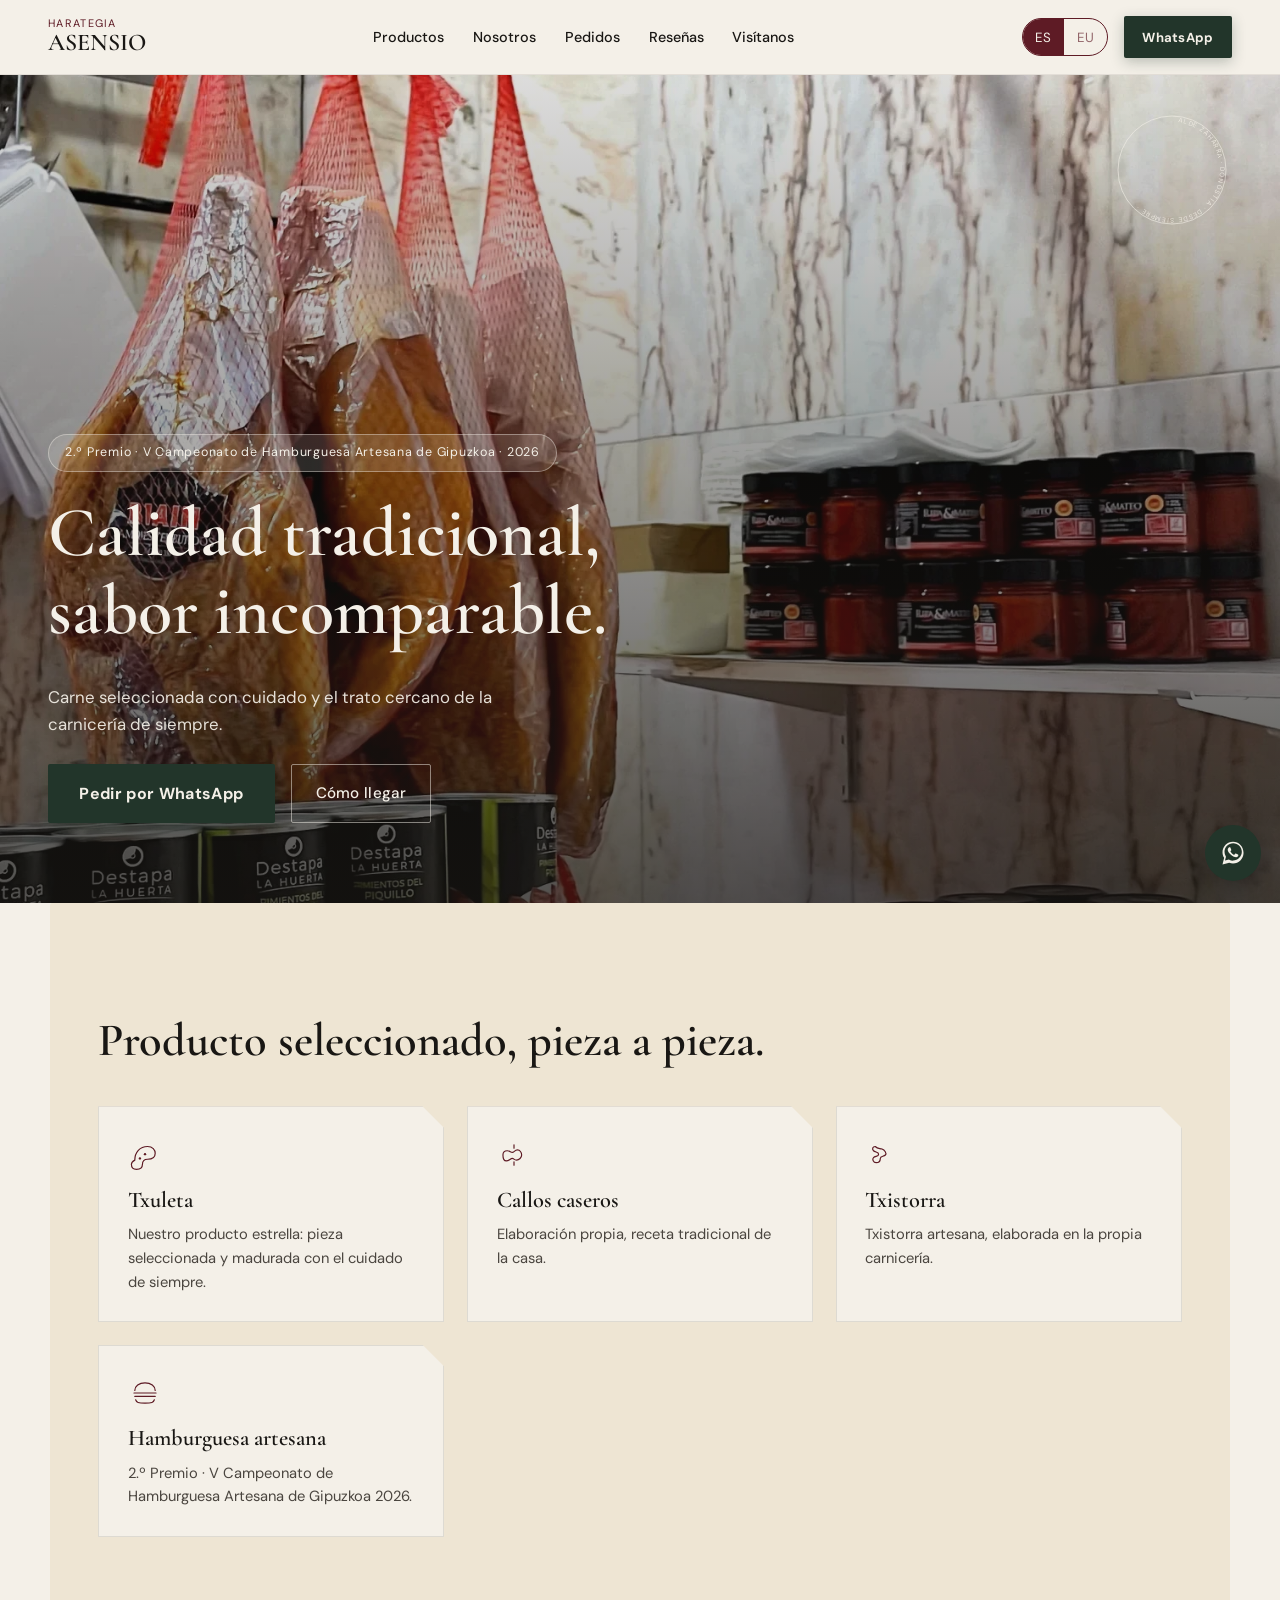
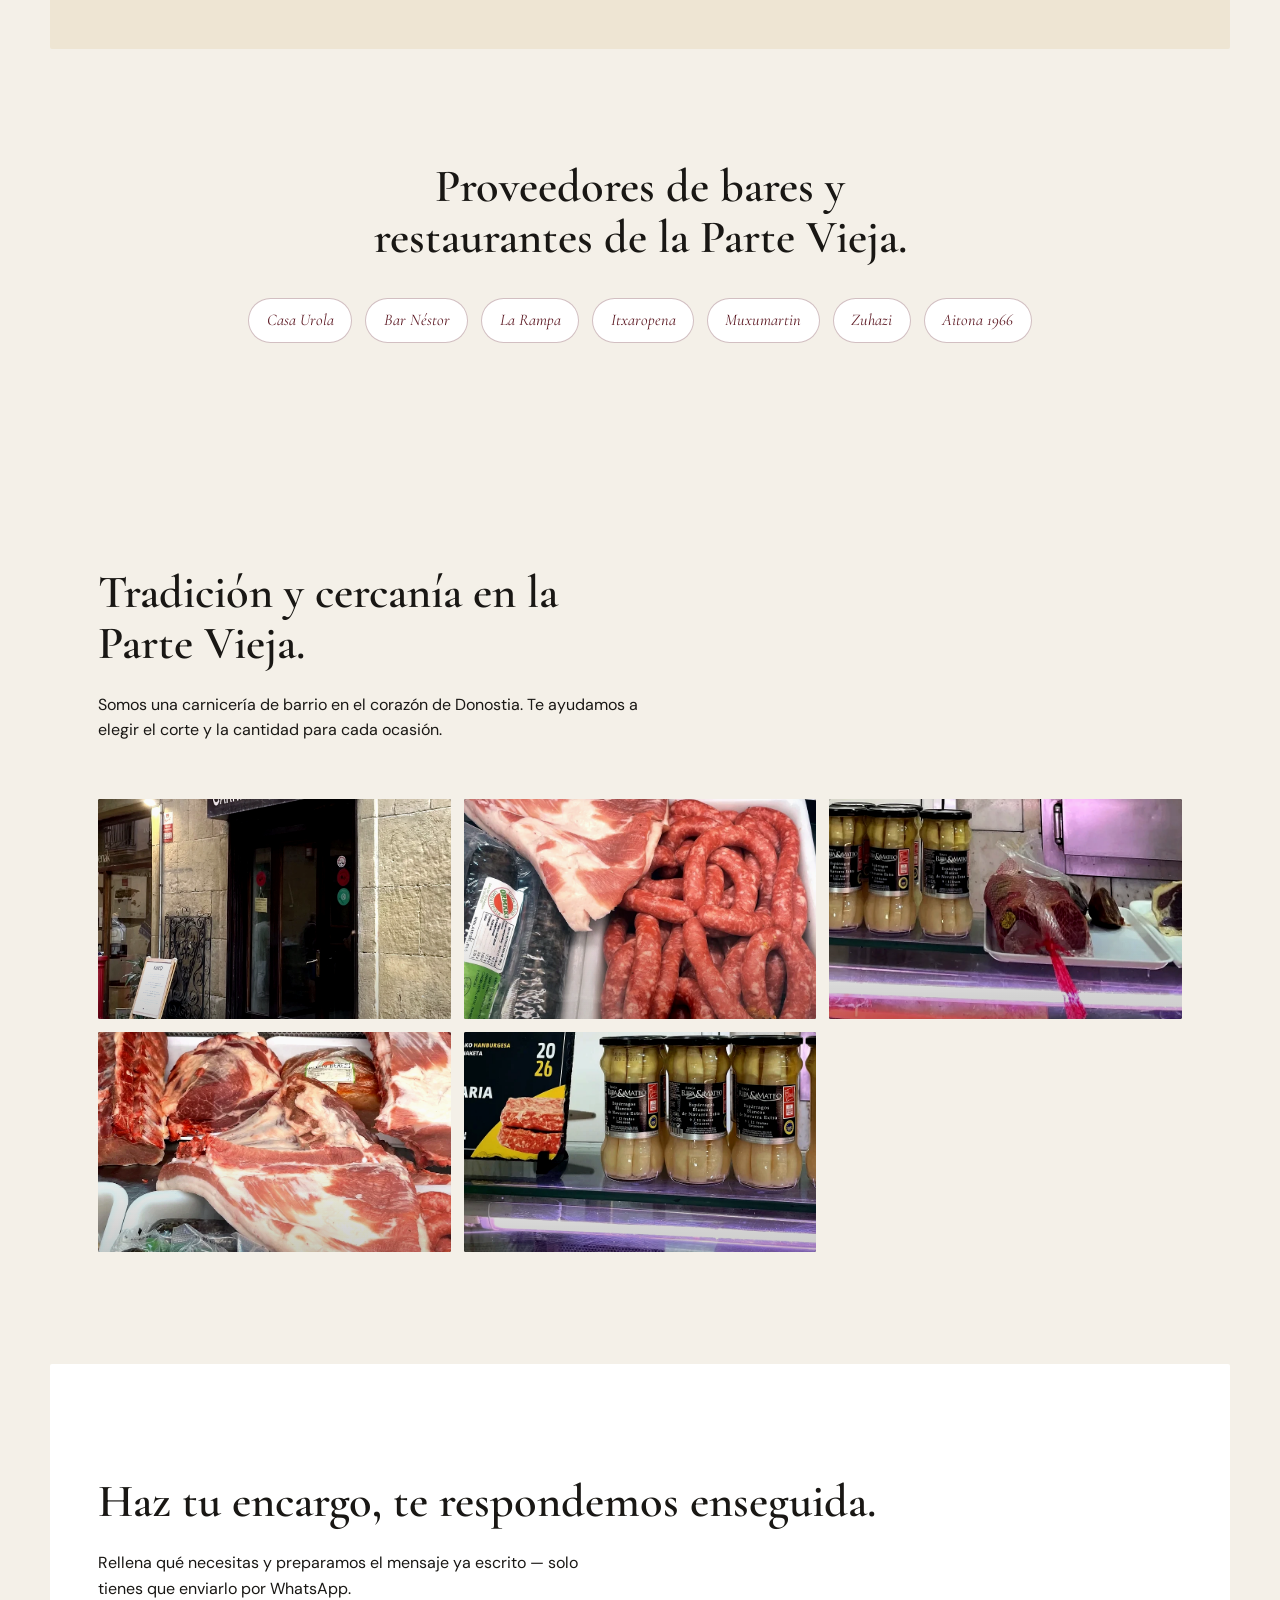
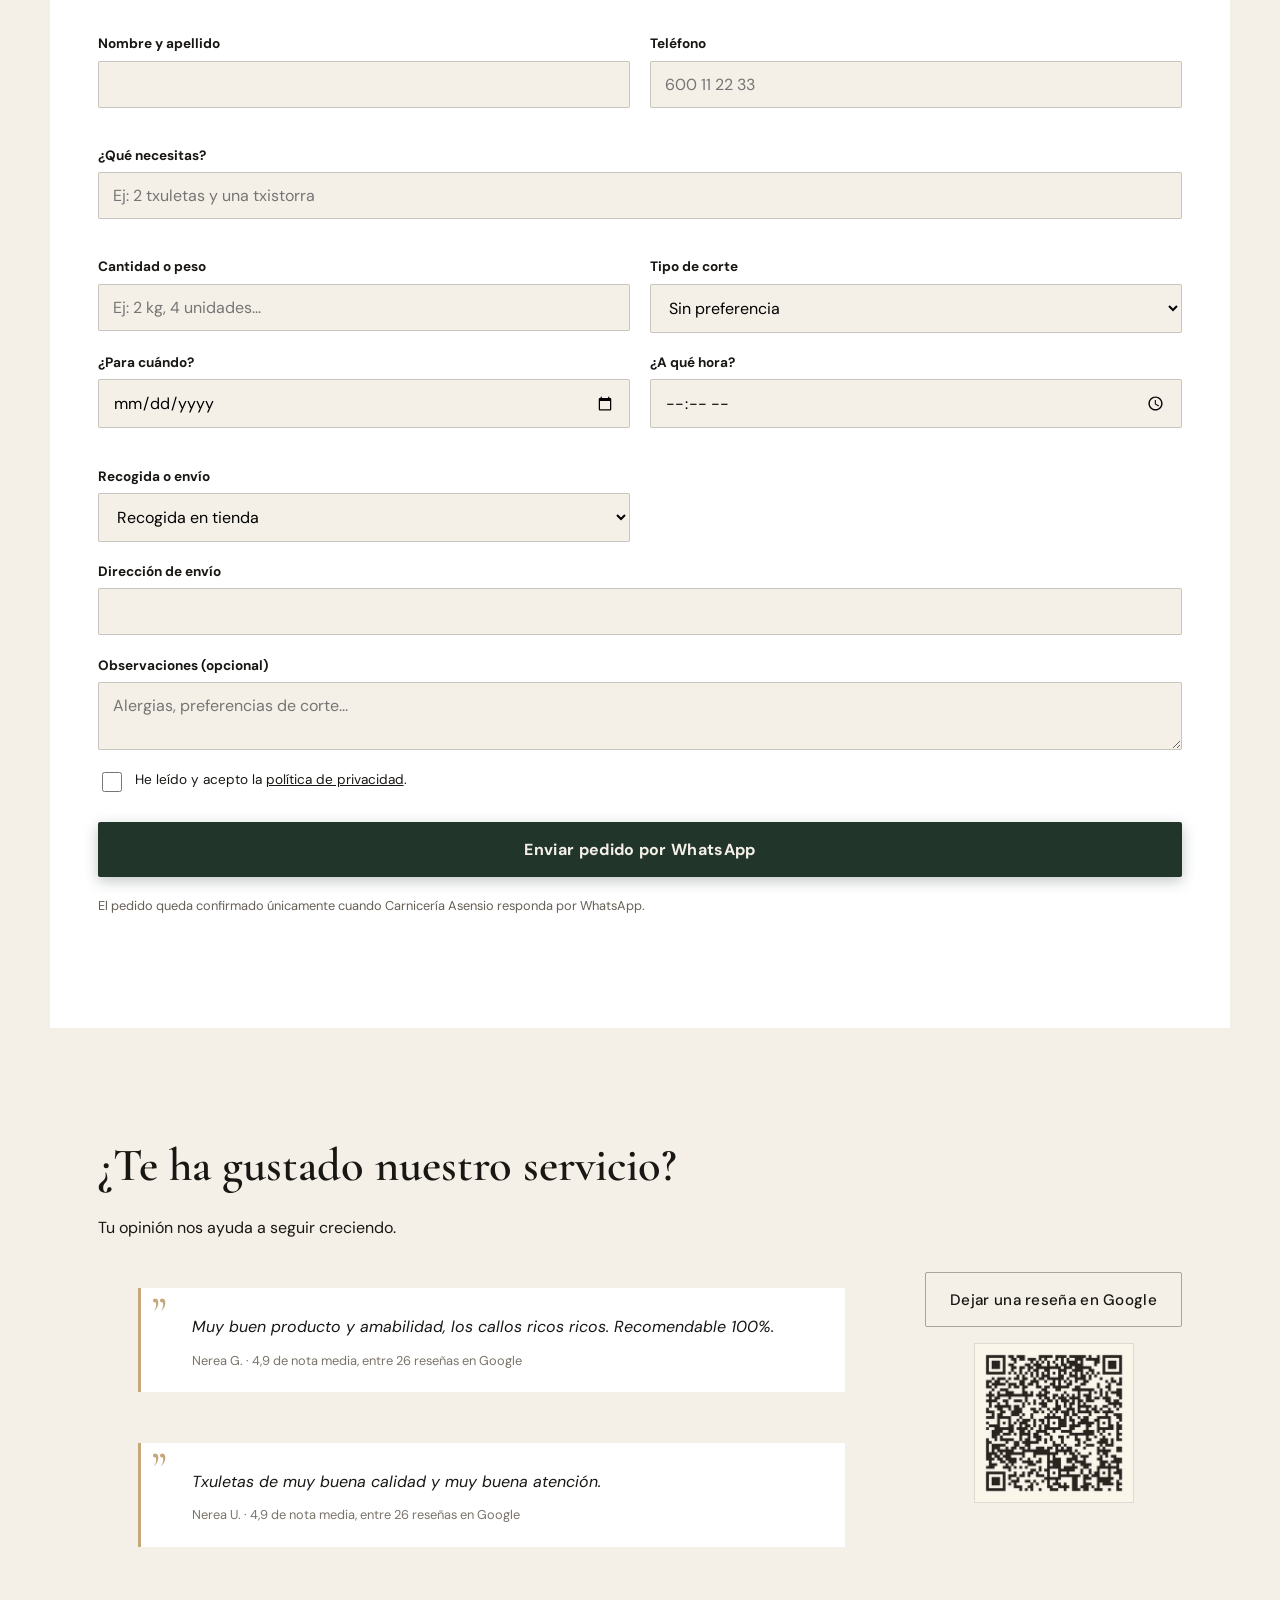
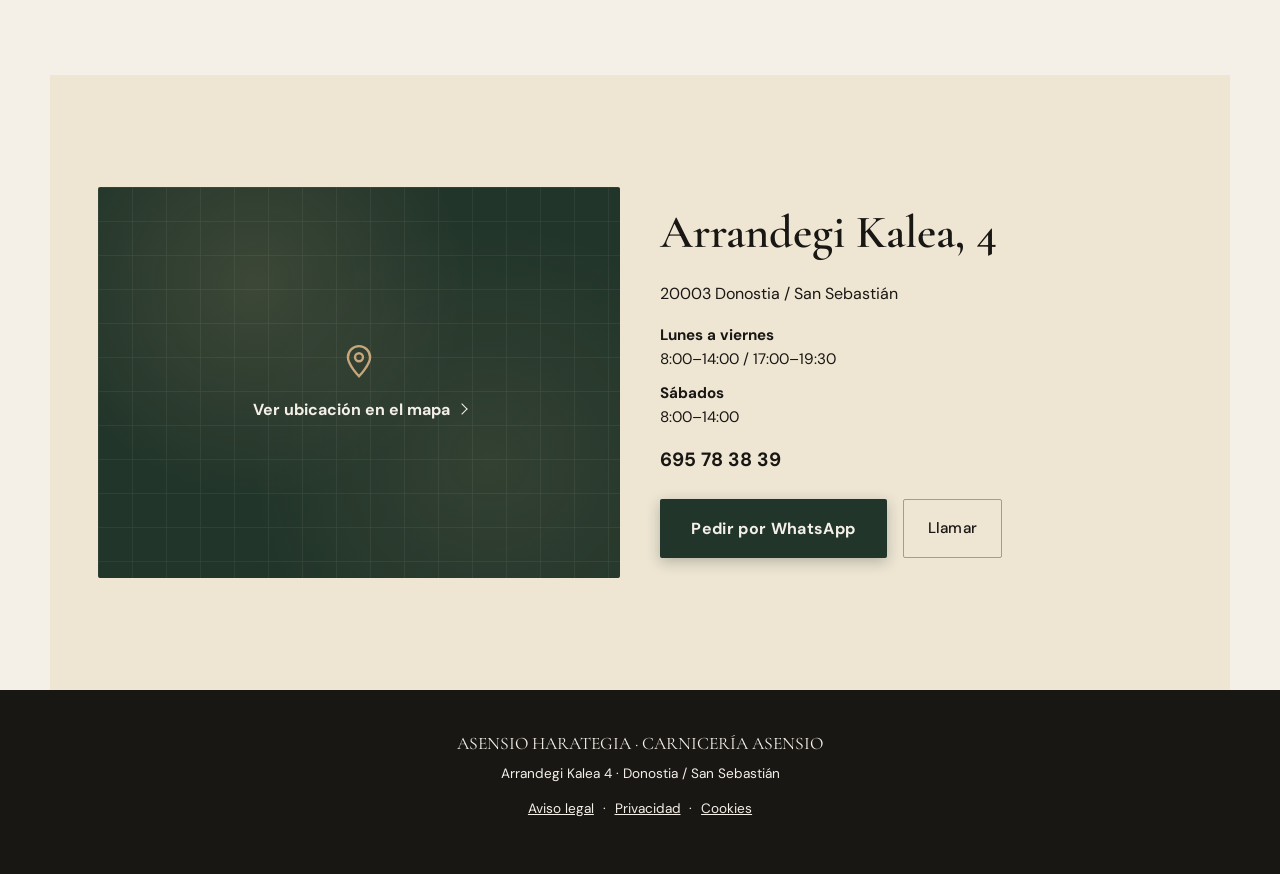
<file: index.html>
<!DOCTYPE html>
<html lang="es">
<head>
<meta charset="UTF-8">
<meta name="viewport" content="width=device-width, initial-scale=1.0">
<title id="seo-title">Carnicería Asensio — Donostia / San Sebastián</title>
<meta id="seo-desc" name="description" content="Carnicería tradicional en la Parte Vieja de Donostia. Txuleta, callos caseros, txistorra y hamburguesa artesana premiada. Pedidos por WhatsApp.">
<meta property="og:title" content="Carnicería Asensio — Donostia / San Sebastián">
<meta property="og:description" content="Carnicería tradicional en la Parte Vieja de Donostia. Pedidos por WhatsApp.">
<meta property="og:type" content="business.business">
<meta property="og:image" content="img/hero-asensio.webp">
<link rel="icon" href="img/favicon.png">
<link rel="preconnect" href="https://fonts.googleapis.com">
<link href="https://fonts.googleapis.com/css2?family=Cormorant+Garamond:ital,wght@0,500;0,600;1,500&family=DM+Sans:wght@400;500;700&display=swap" rel="stylesheet">
<link rel="stylesheet" href="styles.css">
<script type="application/ld+json" id="ld-json"></script>
</head>
<body>

<!-- ======================= HEADER ======================= -->
<header class="site-header">
  <a href="#inicio" class="brand">
    <span class="brand-eyebrow" data-i18n="brand.eyebrow">Harategia</span>
    <span class="brand-name">ASENSIO</span>
  </a>

  <nav class="main-nav" id="mainNav">
    <div class="lang-switch lang-switch--mobile" role="group" aria-label="Idioma / Hizkuntza">
      <button type="button" class="lang-btn is-active" data-lang="es" aria-pressed="true">Castellano</button>
      <button type="button" class="lang-btn" data-lang="eu" aria-pressed="false">Euskara</button>
    </div>
    <a href="#especialidades" data-i18n="nav.products">Productos</a>
    <a href="#carniceria" data-i18n="nav.about">Nosotros</a>
    <a href="#pedidos" data-i18n="nav.orders">Pedidos</a>
    <a href="#resenas" data-i18n="nav.reviews">Reseñas</a>
    <a href="#visitanos" data-i18n="nav.visit">Visítanos</a>
  </nav>

  <div class="nav-backdrop" id="navBackdrop" aria-hidden="true"></div>

  <div class="header-actions">
    <div class="lang-switch" role="group" aria-label="Idioma / Hizkuntza">
      <button type="button" class="lang-btn is-active" data-lang="es" aria-pressed="true">ES</button>
      <button type="button" class="lang-btn" data-lang="eu" aria-pressed="false">EU</button>
    </div>
    <a class="btn btn-whatsapp header-wa" id="headerWhatsapp" href="#" target="_blank" rel="noopener">
      <span data-i18n="header.whatsapp">WhatsApp</span>
    </a>
    <button class="menu-toggle" id="menuToggle" aria-expanded="false" aria-controls="mainNav" aria-label="Menú">
      <span></span><span></span><span></span>
    </button>
  </div>
</header>

<!-- ======================= HERO ======================= -->
<section class="hero" id="inicio">
  <img class="hero-photo" src="img/hero-asensio.webp" alt="" loading="eager" width="2000" height="1300">
  <div class="hero-overlay"></div>

  <div class="hero-stamp" aria-hidden="true">
    <svg viewBox="0 0 120 120">
      <circle cx="60" cy="60" r="54"/>
      <path id="stampArc" d="M 60 12 A 48 48 0 1 1 59.9 12" fill="none"/>
      <text><textPath href="#stampArc" startOffset="2%">ALDE ZAHARRA · DONOSTIA · DESDE SIEMPRE ·</textPath></text>
    </svg>
  </div>

  <div class="hero-content">
    <p class="hero-badge" id="awardBadge" hidden>
      <span data-i18n="award.badge">2.º Premio · Hamburguesa Artesana de Gipuzkoa · 2026</span>
    </p>
    <h1 data-i18n="hero.title">Calidad tradicional,<br>sabor incomparable.</h1>
    <p class="hero-sub" data-i18n="hero.sub">Carne seleccionada con cuidado y el trato cercano de la carnicería de siempre.</p>

    <div class="hero-cta">
      <a class="btn btn-whatsapp" id="heroWhatsapp" href="#" target="_blank" rel="noopener" data-i18n="hero.cta.order">Pedir por WhatsApp</a>
      <a class="btn btn-outline" id="heroMap" href="#" target="_blank" rel="noopener" data-i18n="hero.cta.map">Cómo llegar</a>
    </div>
  </div>
</section>

<!-- ======================= ESPECIALIDADES ======================= -->
<section class="section specialties" id="especialidades">
  <h2 data-i18n="specialties.title">Producto seleccionado, pieza a pieza.</h2>

  <div class="card-grid" id="specialtyCards"></div>
</section>

<!-- ======================= CONFÍAN EN NOSOTROS ======================= -->
<section class="section suppliers" id="suppliersSection" hidden>
  <h2 id="suppliersTitle">Proveedores de bares y restaurantes de la Parte Vieja.</h2>
  <ul class="suppliers-list" id="suppliersList"></ul>
</section>

<!-- ======================= NUESTRA CARNICERÍA + GALERÍA ======================= -->
<section class="section about" id="carniceria">
  <div class="about-text">
    <h2 data-i18n="about.title">Tradición y cercanía en la Parte Vieja.</h2>
    <p data-i18n="about.body">Somos una carnicería de barrio en el corazón de Donostia. Te ayudamos a elegir el corte y la cantidad para cada ocasión.</p>
  </div>

  <div class="gallery" id="galleryGrid">
    <!-- 6 fotos generadas por JS desde CONFIG.gallery -->
  </div>
</section>

<!-- ======================= PEDIDO ======================= -->
<section class="section order" id="pedidos">
  <h2 data-i18n="order.title">Haz tu encargo, te respondemos enseguida.</h2>
  <p class="order-sub" data-i18n="order.sub">Rellena qué necesitas y preparamos el mensaje ya escrito — solo tienes que enviarlo por WhatsApp.</p>

  <form id="orderForm" class="order-form" novalidate>
    <div class="field">
      <label for="f-name" data-i18n="form.name">Nombre y apellido</label>
      <input type="text" id="f-name" name="name" required autocomplete="name">
      <span class="field-error" data-error-for="f-name"></span>
    </div>

    <div class="field">
      <label for="f-phone" data-i18n="form.phone">Teléfono</label>
      <input type="tel" id="f-phone" name="phone" required autocomplete="tel" inputmode="tel" placeholder="600 11 22 33">
      <span class="field-error" data-error-for="f-phone"></span>
    </div>

    <div class="field field-wide">
      <label for="f-product" data-i18n="form.product">¿Qué necesitas?</label>
      <input type="text" id="f-product" name="product" required placeholder="Ej: 2 txuletas y una txistorra">
      <span class="field-error" data-error-for="f-product"></span>
    </div>

    <div class="field">
      <label for="f-qty" data-i18n="form.qty">Cantidad o peso</label>
      <input type="text" id="f-qty" name="qty" placeholder="Ej: 2 kg, 4 unidades...">
    </div>

    <div class="field">
      <label for="f-cut" data-i18n="form.cut">Tipo de corte</label>
      <select id="f-cut" name="cut">
        <option value="" data-i18n="form.cut.none">Sin preferencia</option>
        <option value="filetes" data-i18n="form.cut.slices">En filetes</option>
        <option value="tacos" data-i18n="form.cut.cubes">En tacos</option>
        <option value="entero" data-i18n="form.cut.whole">Entero</option>
        <option value="picado" data-i18n="form.cut.minced">Picado</option>
        <option value="otro" data-i18n="form.cut.other">Otro (indícalo en observaciones)</option>
      </select>
    </div>

    <div class="field">
      <label for="f-date" data-i18n="form.date">¿Para cuándo?</label>
      <input type="date" id="f-date" name="date" required>
      <span class="field-error" data-error-for="f-date"></span>
    </div>

    <div class="field">
      <label for="f-time" data-i18n="form.time">¿A qué hora?</label>
      <input type="time" id="f-time" name="time" required>
      <span class="field-error" data-error-for="f-time"></span>
    </div>

    <div class="field" id="deliveryField" hidden>
      <label for="f-delivery" data-i18n="form.delivery">Recogida o envío</label>
      <select id="f-delivery" name="delivery">
        <option value="recogida" data-i18n="form.delivery.pickup">Recogida en tienda</option>
        <option value="envio" data-i18n="form.delivery.ship">Envío a domicilio</option>
      </select>
    </div>

    <div class="field field-wide" id="addressField" hidden>
      <label for="f-address" data-i18n="form.address">Dirección de envío</label>
      <input type="text" id="f-address" name="address">
    </div>

    <div class="field field-wide">
      <label for="f-notes" data-i18n="form.notes">Observaciones (opcional)</label>
      <textarea id="f-notes" name="notes" rows="2" placeholder="Alergias, preferencias de corte..."></textarea>
    </div>

    <div class="field field-wide field-checkbox">
      <input type="checkbox" id="f-privacy" name="privacy" required>
      <label for="f-privacy" data-i18n="form.privacy">He leído y acepto la <a href="privacidad.html" target="_blank">política de privacidad</a>.</label>
      <span class="field-error" data-error-for="f-privacy"></span>
    </div>

    <button type="submit" class="btn btn-whatsapp form-submit" data-i18n="form.submit">Enviar pedido por WhatsApp</button>
    <p class="form-note" data-i18n="form.confirmNote">El pedido queda confirmado únicamente cuando Carnicería Asensio responda por WhatsApp.</p>
  </form>
</section>

<!-- ======================= RESEÑAS ======================= -->
<section class="section reviews" id="resenas">
  <h2 data-i18n="reviews.title">¿Te ha gustado nuestro servicio?</h2>
  <p class="reviews-sub" data-i18n="reviews.sub">Tu opinión nos ayuda a seguir creciendo.</p>

  <div class="reviews-wrap">
    <div class="reviews-list" id="reviewsList"></div>

    <div class="review-cta">
      <a class="btn btn-outline" id="googleReviewLink" href="#" target="_blank" rel="noopener" data-i18n="reviews.cta">Dejar una reseña en Google</a>
      <a id="qrReviewLink" class="qr-link" href="#" target="_blank" rel="noopener" aria-label="Dejar una reseña en Google escaneando o tocando el código QR">
        <img class="qr-code" src="img/qr-resenas.webp" alt="" width="160" height="160" loading="lazy">
      </a>
    </div>
  </div>
</section>

<!-- ======================= VISÍTANOS ======================= -->
<section class="section visit" id="visitanos">
  <div class="visit-map">
    <a id="visitMapLink" href="#" target="_blank" rel="noopener" class="map-placeholder">
      <svg class="map-pin" viewBox="0 0 24 24" fill="none" stroke="currentColor" stroke-width="1.5" aria-hidden="true">
        <path d="M12 21s7-7.2 7-12a7 7 0 1 0-14 0c0 4.8 7 12 7 12z"/>
        <circle cx="12" cy="9" r="2.5"/>
      </svg>
      <span class="map-label" data-i18n="visit.mapCta">Ver ubicación en el mapa</span>
    </a>
  </div>

  <div class="visit-info">
    <h2 id="visitAddress">Arrandegi Kalea, 4</h2>
    <p id="visitAddress2">20003 Donostia / San Sebastián</p>

    <dl class="visit-hours" id="visitHours"></dl>

    <p class="visit-phone">
      <a id="visitPhone" href="tel:+34695783839">695 78 38 39</a>
    </p>

    <div class="visit-cta">
      <a class="btn btn-whatsapp" id="visitWhatsapp" href="#" target="_blank" rel="noopener" data-i18n="visit.cta.order">Pedir por WhatsApp</a>
      <a class="btn btn-outline" id="visitCall" href="tel:+34695783839" data-i18n="visit.cta.call">Llamar</a>
    </div>
  </div>
</section>

<!-- ======================= FOOTER ======================= -->
<footer class="site-footer">
  <p class="footer-brand">ASENSIO HARATEGIA · CARNICERÍA ASENSIO</p>
  <p class="footer-address">Arrandegi Kalea 4 · Donostia / San Sebastián</p>
  <p class="footer-legal">
    <a href="aviso-legal.html" data-i18n="footer.legal">Aviso legal</a> ·
    <a href="privacidad.html" data-i18n="footer.privacy">Privacidad</a> ·
    <a href="cookies.html" data-i18n="footer.cookies">Cookies</a>
  </p>
</footer>

<a class="floating-whatsapp" id="floatingWhatsapp" href="#" target="_blank" rel="noopener" aria-label="WhatsApp">
  <svg viewBox="0 0 32 32" width="28" height="28" fill="currentColor" aria-hidden="true"><path d="M16.02 3C9.4 3 4 8.4 4 15.02c0 2.4.7 4.63 1.9 6.5L4 29l7.66-1.85a11.9 11.9 0 0 0 4.36.82c6.62 0 12.02-5.4 12.02-12.02C28.04 8.4 22.64 3 16.02 3zm0 21.9c-1.53 0-3-.4-4.3-1.16l-.31-.18-4.55 1.1 1.13-4.44-.2-.32a9.85 9.85 0 0 1-1.5-5.28c0-5.46 4.45-9.9 9.9-9.9 5.46 0 9.9 4.44 9.9 9.9 0 5.45-4.44 9.9-9.9 9.9zm5.44-7.4c-.3-.15-1.76-.87-2.03-.97-.27-.1-.47-.15-.67.15-.2.3-.77.97-.94 1.17-.17.2-.35.22-.65.07-.3-.15-1.25-.46-2.38-1.47-.88-.78-1.47-1.75-1.65-2.05-.17-.3-.02-.46.13-.6.14-.14.3-.35.45-.52.15-.17.2-.3.3-.5.1-.2.05-.37-.02-.52-.07-.15-.67-1.6-.92-2.2-.24-.57-.49-.5-.67-.5-.17 0-.37-.02-.57-.02s-.52.07-.8.37c-.27.3-1.05 1.02-1.05 2.5s1.07 2.9 1.22 3.1c.15.2 2.1 3.2 5.1 4.5.71.3 1.27.49 1.7.62.72.23 1.37.2 1.88.12.57-.08 1.76-.72 2.01-1.4.25-.7.25-1.3.17-1.4-.07-.12-.27-.2-.57-.35z"/></svg>
</a>

<script src="script.js"></script>
</body>
</html>
</file>
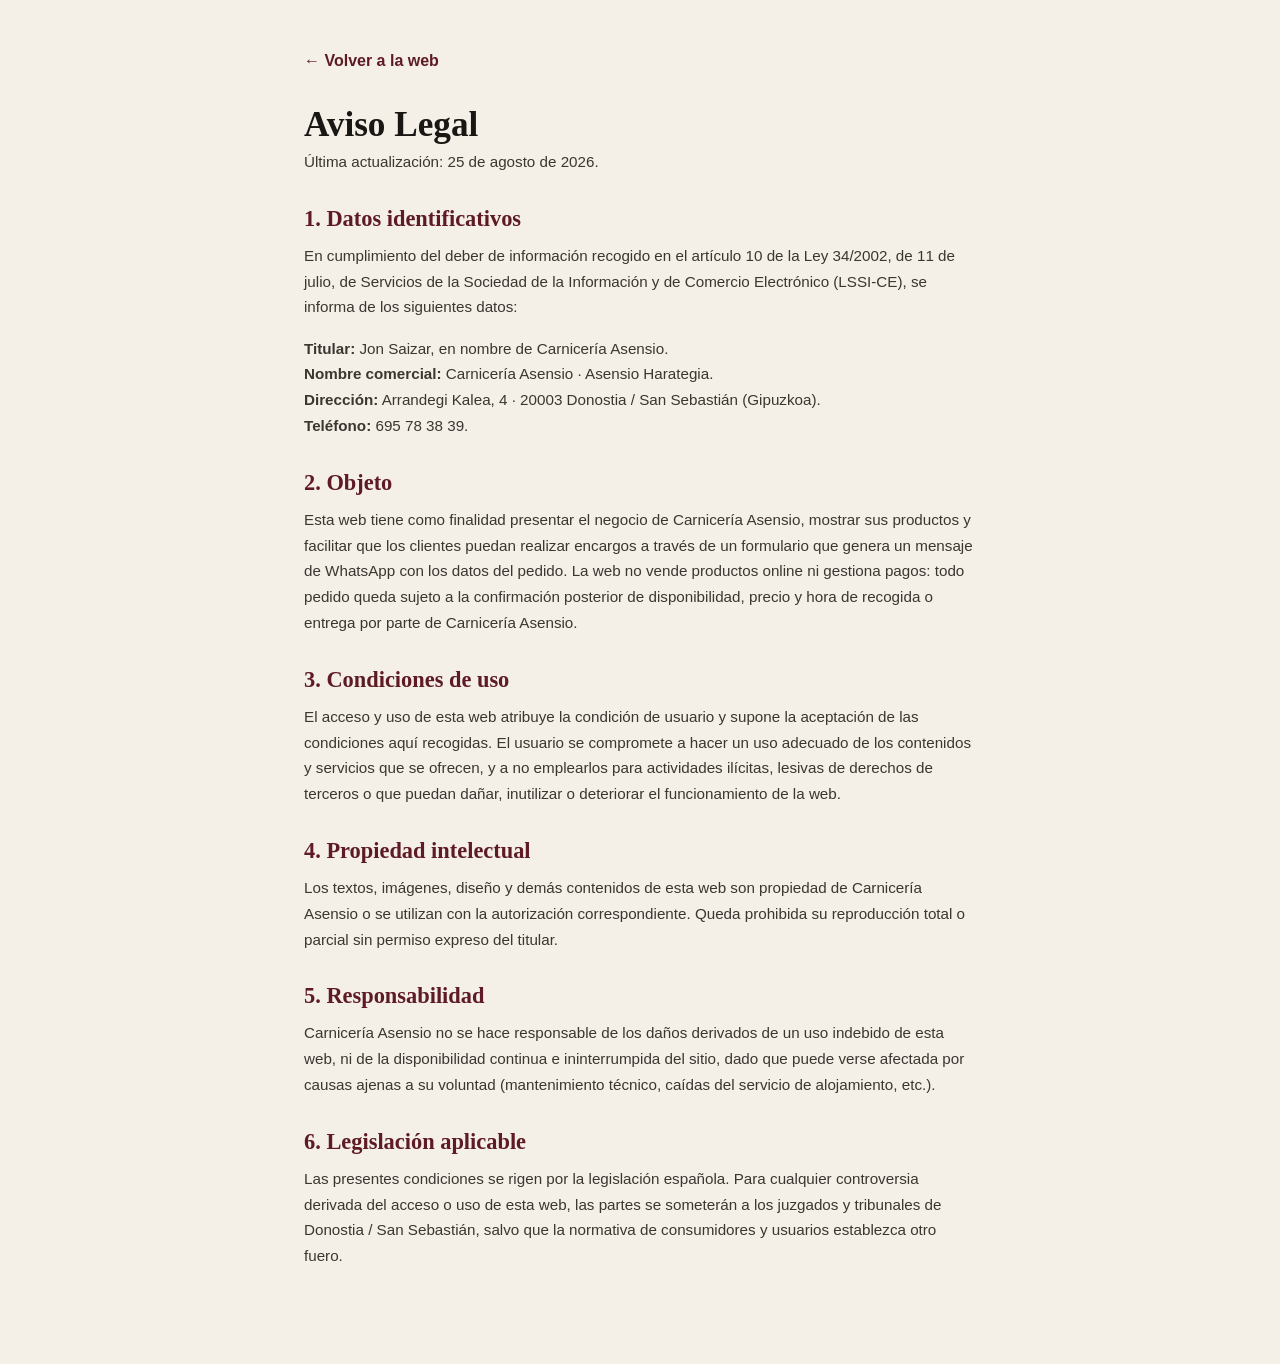
<file: aviso-legal.html>
<!DOCTYPE html>
<html lang="es">
<head>
<meta charset="UTF-8">
<meta name="viewport" content="width=device-width, initial-scale=1.0">
<title>Aviso Legal · Carnicería Asensio</title>
<link rel="stylesheet" href="styles.css">
<style>
  .legal-wrap{max-width:720px;margin:0 auto;padding:3rem 1.5rem 5rem;font-family:'DM Sans',sans-serif;color:var(--carbon);}
  .legal-wrap a.back{display:inline-block;margin-bottom:2rem;color:var(--burgundy);font-weight:700;}
  .legal-wrap h1{font-family:'Cormorant Garamond',serif;font-size:2.2rem;margin-bottom:.3rem;}
  .legal-wrap h2{font-family:'Cormorant Garamond',serif;font-size:1.4rem;margin-top:2rem;color:var(--burgundy);}
  .legal-wrap p, .legal-wrap li{font-size:.95rem;line-height:1.7;color:#3a3630;}
  .legal-wrap ul{padding-left:1.2rem;}
  .fillme{background:#fff3cd;border:1px solid #e0c368;padding:.15rem .5rem;border-radius:3px;font-weight:700;}
  .note{margin-top:3rem;padding:1rem 1.2rem;background:#f4f0e8;border-left:3px solid var(--sand);font-size:.85rem;}
</style>
</head>
<body>
<div class="legal-wrap">
<a class="back" href="./">&larr; Volver a la web</a>
<h1>Aviso Legal</h1>
<p>Última actualización: 25 de agosto de 2026.</p>

<h2>1. Datos identificativos</h2>
<p>
  En cumplimiento del deber de información recogido en el artículo 10 de la Ley 34/2002, de 11 de julio, de Servicios de la Sociedad de la Información
  y de Comercio Electrónico (LSSI-CE), se informa de los siguientes datos:
</p>
<p>
  <strong>Titular:</strong> Jon Saizar, en nombre de Carnicería Asensio.<br>
  <strong>Nombre comercial:</strong> Carnicería Asensio · Asensio Harategia.<br>
  <strong>Dirección:</strong> Arrandegi Kalea, 4 · 20003 Donostia / San Sebastián (Gipuzkoa).<br>
  <strong>Teléfono:</strong> 695 78 38 39.
</p>

<h2>2. Objeto</h2>
<p>
  Esta web tiene como finalidad presentar el negocio de Carnicería Asensio, mostrar sus productos y facilitar que los clientes puedan realizar
  encargos a través de un formulario que genera un mensaje de WhatsApp con los datos del pedido. La web no vende productos online ni gestiona pagos:
  todo pedido queda sujeto a la confirmación posterior de disponibilidad, precio y hora de recogida o entrega por parte de Carnicería Asensio.
</p>

<h2>3. Condiciones de uso</h2>
<p>
  El acceso y uso de esta web atribuye la condición de usuario y supone la aceptación de las condiciones aquí recogidas. El usuario se compromete
  a hacer un uso adecuado de los contenidos y servicios que se ofrecen, y a no emplearlos para actividades ilícitas, lesivas de derechos de terceros
  o que puedan dañar, inutilizar o deteriorar el funcionamiento de la web.
</p>

<h2>4. Propiedad intelectual</h2>
<p>
  Los textos, imágenes, diseño y demás contenidos de esta web son propiedad de Carnicería Asensio o se utilizan con la autorización correspondiente.
  Queda prohibida su reproducción total o parcial sin permiso expreso del titular.
</p>

<h2>5. Responsabilidad</h2>
<p>
  Carnicería Asensio no se hace responsable de los daños derivados de un uso indebido de esta web, ni de la disponibilidad continua e ininterrumpida
  del sitio, dado que puede verse afectada por causas ajenas a su voluntad (mantenimiento técnico, caídas del servicio de alojamiento, etc.).
</p>

<h2>6. Legislación aplicable</h2>
<p>
  Las presentes condiciones se rigen por la legislación española. Para cualquier controversia derivada del acceso o uso de esta web, las partes se
  someterán a los juzgados y tribunales de Donostia / San Sebastián, salvo que la normativa de consumidores y usuarios establezca otro fuero.
</p>

</div>
</body>
</html>
</file>
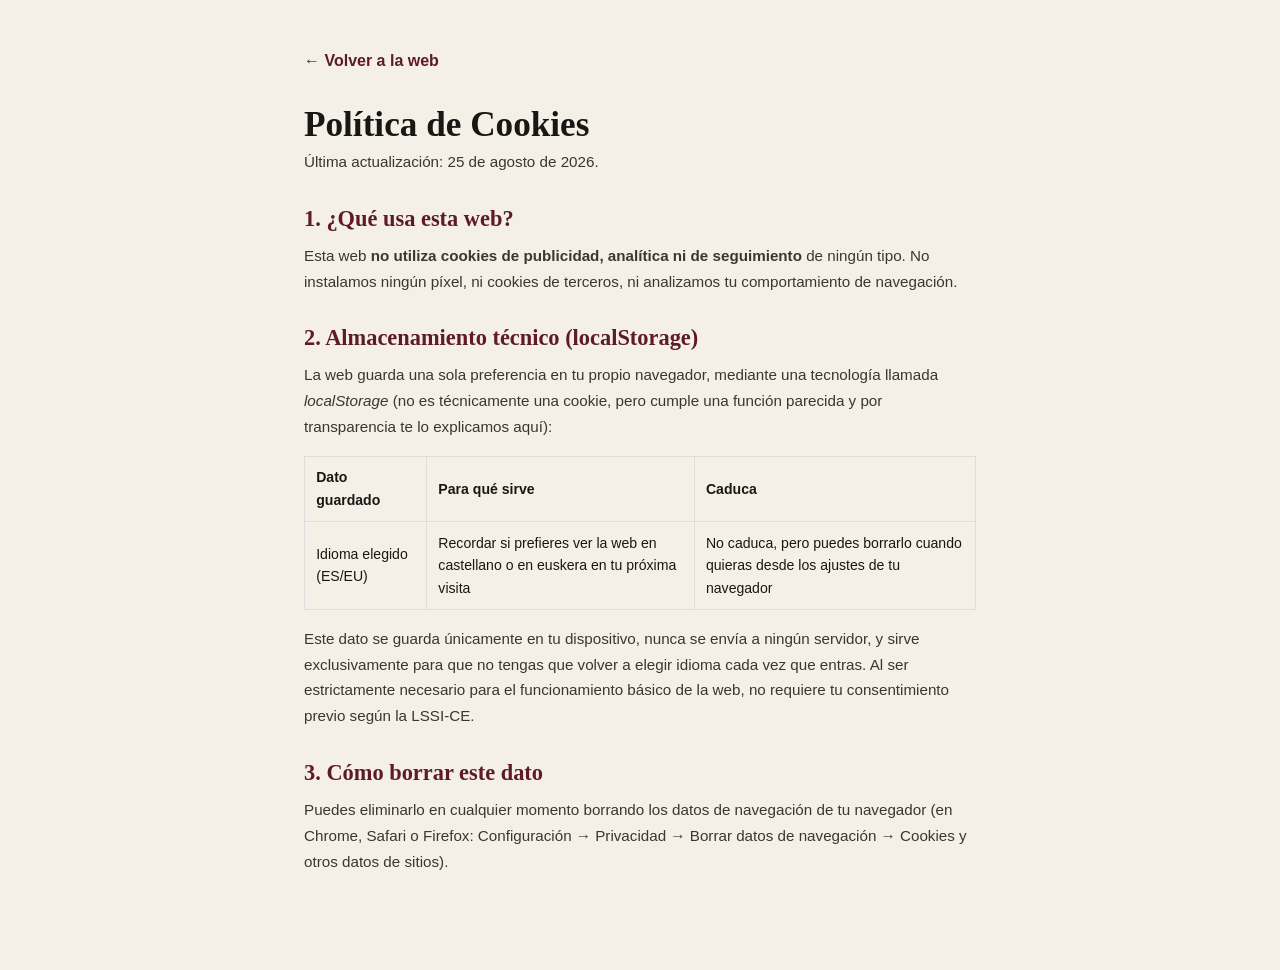
<file: cookies.html>
<!DOCTYPE html>
<html lang="es">
<head>
<meta charset="UTF-8">
<meta name="viewport" content="width=device-width, initial-scale=1.0">
<title>Política de Cookies · Carnicería Asensio</title>
<link rel="stylesheet" href="styles.css">
<style>
  .legal-wrap{max-width:720px;margin:0 auto;padding:3rem 1.5rem 5rem;font-family:'DM Sans',sans-serif;color:var(--carbon);}
  .legal-wrap a.back{display:inline-block;margin-bottom:2rem;color:var(--burgundy);font-weight:700;}
  .legal-wrap h1{font-family:'Cormorant Garamond',serif;font-size:2.2rem;margin-bottom:.3rem;}
  .legal-wrap h2{font-family:'Cormorant Garamond',serif;font-size:1.4rem;margin-top:2rem;color:var(--burgundy);}
  .legal-wrap p, .legal-wrap li{font-size:.95rem;line-height:1.7;color:#3a3630;}
  .legal-wrap ul{padding-left:1.2rem;}
  .fillme{background:#fff3cd;border:1px solid #e0c368;padding:.15rem .5rem;border-radius:3px;font-weight:700;}
  .note{margin-top:3rem;padding:1rem 1.2rem;background:#f4f0e8;border-left:3px solid var(--sand);font-size:.85rem;}
  table{width:100%;border-collapse:collapse;margin:1rem 0;font-size:.88rem;}
  th,td{border:1px solid #ddd;padding:.6rem .7rem;text-align:left;}
  th{background:#f4f0e8;}
</style>
</head>
<body>
<div class="legal-wrap">
<a class="back" href="./">&larr; Volver a la web</a>
<h1>Política de Cookies</h1>
<p>Última actualización: 25 de agosto de 2026.</p>

<h2>1. ¿Qué usa esta web?</h2>
<p>
  Esta web <strong>no utiliza cookies de publicidad, analítica ni de seguimiento</strong> de ningún tipo. No instalamos ningún píxel, ni cookies de
  terceros, ni analizamos tu comportamiento de navegación.
</p>

<h2>2. Almacenamiento técnico (localStorage)</h2>
<p>
  La web guarda una sola preferencia en tu propio navegador, mediante una tecnología llamada <em>localStorage</em> (no es técnicamente una cookie,
  pero cumple una función parecida y por transparencia te lo explicamos aquí):
</p>
<table>
  <tr><th>Dato guardado</th><th>Para qué sirve</th><th>Caduca</th></tr>
  <tr><td>Idioma elegido (ES/EU)</td><td>Recordar si prefieres ver la web en castellano o en euskera en tu próxima visita</td><td>No caduca, pero puedes borrarlo cuando quieras desde los ajustes de tu navegador</td></tr>
</table>
<p>
  Este dato se guarda únicamente en tu dispositivo, nunca se envía a ningún servidor, y sirve exclusivamente para que no tengas que volver a elegir
  idioma cada vez que entras. Al ser estrictamente necesario para el funcionamiento básico de la web, no requiere tu consentimiento previo según la LSSI-CE.
</p>

<h2>3. Cómo borrar este dato</h2>
<p>
  Puedes eliminarlo en cualquier momento borrando los datos de navegación de tu navegador (en Chrome, Safari o Firefox: Configuración → Privacidad →
  Borrar datos de navegación → Cookies y otros datos de sitios).
</p>

</div>
</body>
</html>
</file>
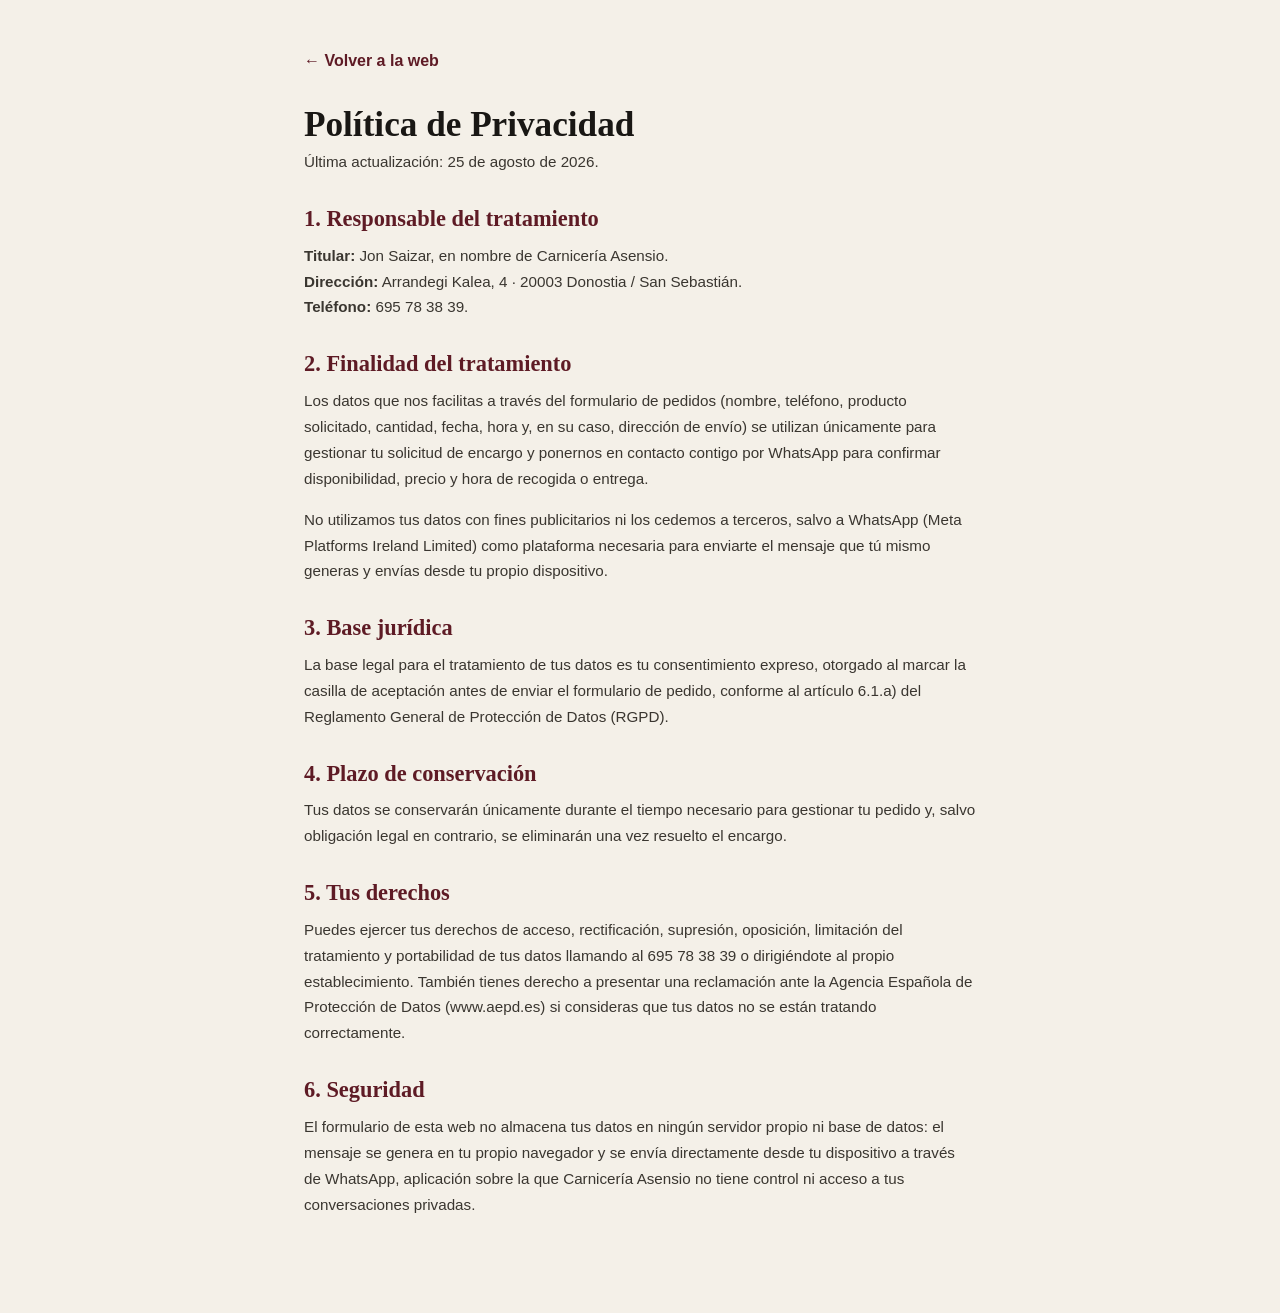
<file: privacidad.html>
<!DOCTYPE html>
<html lang="es">
<head>
<meta charset="UTF-8">
<meta name="viewport" content="width=device-width, initial-scale=1.0">
<title>Política de Privacidad · Carnicería Asensio</title>
<link rel="stylesheet" href="styles.css">
<style>
  .legal-wrap{max-width:720px;margin:0 auto;padding:3rem 1.5rem 5rem;font-family:'DM Sans',sans-serif;color:var(--carbon);}
  .legal-wrap a.back{display:inline-block;margin-bottom:2rem;color:var(--burgundy);font-weight:700;}
  .legal-wrap h1{font-family:'Cormorant Garamond',serif;font-size:2.2rem;margin-bottom:.3rem;}
  .legal-wrap h2{font-family:'Cormorant Garamond',serif;font-size:1.4rem;margin-top:2rem;color:var(--burgundy);}
  .legal-wrap p, .legal-wrap li{font-size:.95rem;line-height:1.7;color:#3a3630;}
  .legal-wrap ul{padding-left:1.2rem;}
  .fillme{background:#fff3cd;border:1px solid #e0c368;padding:.15rem .5rem;border-radius:3px;font-weight:700;}
  .note{margin-top:3rem;padding:1rem 1.2rem;background:#f4f0e8;border-left:3px solid var(--sand);font-size:.85rem;}
</style>
</head>
<body>
<div class="legal-wrap">
<a class="back" href="./">&larr; Volver a la web</a>
<h1>Política de Privacidad</h1>
<p>Última actualización: 25 de agosto de 2026.</p>

<h2>1. Responsable del tratamiento</h2>
<p>
  <strong>Titular:</strong> Jon Saizar, en nombre de Carnicería Asensio.<br>
  <strong>Dirección:</strong> Arrandegi Kalea, 4 · 20003 Donostia / San Sebastián.<br>
  <strong>Teléfono:</strong> 695 78 38 39.
</p>

<h2>2. Finalidad del tratamiento</h2>
<p>
  Los datos que nos facilitas a través del formulario de pedidos (nombre, teléfono, producto solicitado, cantidad, fecha, hora y, en su caso, dirección de envío) se utilizan
  únicamente para gestionar tu solicitud de encargo y ponernos en contacto contigo por WhatsApp para confirmar disponibilidad, precio y hora de recogida o entrega.
</p>
<p>
  No utilizamos tus datos con fines publicitarios ni los cedemos a terceros, salvo a WhatsApp (Meta Platforms Ireland Limited) como plataforma necesaria para
  enviarte el mensaje que tú mismo generas y envías desde tu propio dispositivo.
</p>

<h2>3. Base jurídica</h2>
<p>
  La base legal para el tratamiento de tus datos es tu consentimiento expreso, otorgado al marcar la casilla de aceptación antes de enviar el formulario de pedido,
  conforme al artículo 6.1.a) del Reglamento General de Protección de Datos (RGPD).
</p>

<h2>4. Plazo de conservación</h2>
<p>
  Tus datos se conservarán únicamente durante el tiempo necesario para gestionar tu pedido y, salvo obligación legal en contrario, se eliminarán una vez resuelto el encargo.
</p>

<h2>5. Tus derechos</h2>
<p>
  Puedes ejercer tus derechos de acceso, rectificación, supresión, oposición, limitación del tratamiento y portabilidad de tus datos llamando al 695 78 38 39 o dirigiéndote
  al propio establecimiento. También tienes derecho a presentar una reclamación ante la
  Agencia Española de Protección de Datos (www.aepd.es) si consideras que tus datos no se están tratando correctamente.
</p>

<h2>6. Seguridad</h2>
<p>
  El formulario de esta web no almacena tus datos en ningún servidor propio ni base de datos: el mensaje se genera en tu propio navegador y se envía
  directamente desde tu dispositivo a través de WhatsApp, aplicación sobre la que Carnicería Asensio no tiene control ni acceso a tus conversaciones privadas.
</p>

</div>
</body>
</html>
</file>
<file: styles.css>
/* ===================== TOKENS ===================== */
:root{
  --ivory:#F4F0E8;
  --paper:#EEE5D3;
  --carbon:#191714;
  --burgundy:#5E1B25;
  --forest:#22352A;
  --sand:#C6A77B;
  --white:#FFFFFF;

  --font-display:'Cormorant Garamond', serif;
  --font-body:'DM Sans', sans-serif;

  --radius:2px;
  --max-w:1180px;
  --gap:clamp(1.5rem, 4vw, 3.5rem);
}

*{box-sizing:border-box;}
html{scroll-behavior:smooth;}

/* Evita que el header pegajoso tape los títulos al saltar con anclas (#pedidos, #resenas, etc.) */
section[id]{scroll-margin-top:88px;}
@media (max-width:860px){section[id]{scroll-margin-top:76px;}}
body{
  margin:0;
  background:var(--ivory);
  color:var(--carbon);
  font-family:var(--font-body);
  font-size:16px;
  line-height:1.6;
  -webkit-font-smoothing:antialiased;
}
img{max-width:100%;display:block;}
a{color:inherit;text-decoration:none;}
h1,h2,h3{font-family:var(--font-display);font-weight:600;line-height:1.1;margin:0 0 .5em;}
h1{font-size:clamp(2.6rem,6vw,4.4rem);}
h2{font-size:clamp(2rem,4vw,2.9rem);}
p{margin:0 0 1em;}
:focus-visible{outline:3px solid var(--sand);outline-offset:2px;}
button{font-family:inherit;cursor:pointer;}

/* ===================== BUTTONS ===================== */
.btn{
  display:inline-flex;align-items:center;justify-content:center;gap:.5em;
  padding:.9rem 1.7rem;
  font-size:.95rem;font-weight:700;letter-spacing:.02em;
  border-radius:var(--radius);
  border:1px solid transparent;
  min-height:44px;
  transition:transform .15s ease, background .15s ease, box-shadow .15s ease;
}
.btn:hover{transform:translateY(-1px);}

/* Acción principal: pedir por WhatsApp. Debe ganar siempre al botón secundario */
.btn-whatsapp{
  background:var(--forest);color:var(--ivory);
  box-shadow:0 4px 14px rgba(34,53,42,.28);
  font-size:1rem;
  padding:1rem 1.9rem;
}
.btn-whatsapp:hover{background:#1a2b21;box-shadow:0 6px 18px rgba(34,53,42,.36);}

/* Acción secundaria: más discreta a propósito, no compite con WhatsApp */
.btn-outline{
  background:transparent;color:var(--carbon);
  border-color:rgba(25,23,20,.35);
  font-weight:500;
  padding:.9rem 1.5rem;
}
.btn-outline:hover{border-color:currentColor;transform:none;}
.hero .btn-outline{color:var(--ivory);border-color:rgba(244,240,232,.5);}
.hero .btn-outline:hover{border-color:var(--ivory);}

/* ===================== HEADER ===================== */
.site-header{
  position:sticky;top:0;z-index:50;
  display:flex;align-items:center;justify-content:space-between;
  padding:1rem clamp(1.2rem,4vw,3rem);
  /* Antes llevaba backdrop-filter:blur(6px) para el efecto "cristal".
     Se ha quitado a propósito: backdrop-filter crea sin querer una
     nueva "caja de referencia" para cualquier elemento position:fixed
     que esté dentro (como el menú móvil), y eso hacía que el menú se
     quedara encogido a la altura del propio header en vez de ocupar
     toda la pantalla — el motivo real de que "Euskara" y otros
     enlaces no se vieran bien en móvil. Se compensa con un fondo algo
     más opaco para que el header siga viéndose sólido y legible. */
  background:rgba(244,240,232,.97);
  border-bottom:1px solid rgba(25,23,20,.08);
}
.brand{display:flex;flex-direction:column;line-height:1.1;}
.brand-eyebrow{font-size:.68rem;letter-spacing:.12em;text-transform:uppercase;color:var(--burgundy);}
.brand-name{font-family:var(--font-display);font-size:1.5rem;font-weight:600;}
.main-nav{display:flex;gap:1.8rem;}
.main-nav a{font-size:.9rem;font-weight:500;}
.main-nav a:hover{color:var(--burgundy);}
.header-actions{display:flex;align-items:center;gap:1rem;}
.lang-switch{
  display:flex;align-items:center;gap:0;
  font-size:.78rem;font-weight:700;letter-spacing:.03em;
  border:1.5px solid var(--burgundy);border-radius:100px;
  overflow:hidden;
}
.lang-btn{
  background:none;border:none;
  padding:.45rem .8rem;
  min-height:36px;min-width:38px;
  color:var(--burgundy);opacity:.65;
  cursor:pointer;
}
.lang-btn.is-active{opacity:1;background:var(--burgundy);color:var(--ivory);}

/* Selector de idioma duplicado dentro del menú móvil desplegable:
   se muestra bien grande y arriba del todo, para que sea imposible
   no verlo al abrir el menú (☰) en el móvil. */
.lang-switch--mobile{
  display:none;
  width:100%;
  border-radius:8px;
  border-width:2px;
  margin-bottom:.5rem;
}
.lang-switch--mobile .lang-btn{
  flex:1;
  font-size:1rem;
  padding:.9rem 1rem;
  min-height:52px;
  text-align:center;
}
.header-wa{padding:.6rem 1.1rem;font-size:.82rem;min-height:auto;}
.menu-toggle{display:none;background:none;border:none;width:30px;height:22px;position:relative;padding:0;}
.menu-toggle span{position:absolute;left:0;width:100%;height:2px;background:var(--carbon);transition:.2s;}
.menu-toggle span:nth-child(1){top:0;}
.menu-toggle span:nth-child(2){top:10px;}
.menu-toggle span:nth-child(3){top:20px;}

/* Bloquea el scroll de la página cuando el menú móvil está abierto,
   así el contenido de detrás no se puede desplazar mientras el panel
   negro/oscuro del menú sigue visible encima. */
html.nav-open,
html.nav-open body{
  overflow:hidden;
  height:100%;
}

/* Fondo oscuro semitransparente detrás del menú móvil: además de decorativo,
   sirve para cerrar el menú si el usuario toca fuera de él. */
.nav-backdrop{
  display:none;
  position:fixed;inset:0;z-index:45;
  background:rgba(25,23,20,.45);
  opacity:0;transition:opacity .25s ease;
}

@media (max-width:860px){
  .site-header{position:sticky;} /* asegura que top:0 aplica también en móvil */

  .main-nav{
    position:fixed;
    /* var(--header-h) se calcula por JS con la altura REAL del header en
       cada móvil (antes era un valor fijo de 64px que no coincidía con
       todos los tamaños de pantalla, dejando el menú mal encajado). */
    top:var(--header-h, 64px);
    left:0;right:0;bottom:0;
    z-index:55;
    background:var(--ivory);
    flex-direction:column;padding:2rem;gap:1.5rem;
    transform:translateY(-110%);transition:transform .25s ease;
    overflow-y:auto;
    -webkit-overflow-scrolling:touch;
  }
  .main-nav.is-open{transform:translateY(0);}
  .main-nav a{font-size:1.3rem;}
  .lang-switch--mobile{display:flex;}
  .header-wa{display:none;}
  .menu-toggle{display:block;}

  .nav-backdrop.is-open{display:block;opacity:1;}
}

/* ===================== HERO ===================== */
.hero{
  position:relative;min-height:92vh;
  display:flex;align-items:flex-end;
  color:var(--ivory);
  overflow:hidden;
}
.hero-photo{position:absolute;inset:0;width:100%;height:100%;object-fit:cover;}
.hero-overlay{
  position:absolute;inset:0;
  background:linear-gradient(180deg, rgba(25,23,20,.15) 0%, rgba(25,23,20,.75) 100%);
}
.hero-content{position:relative;z-index:1;padding:0 clamp(1.2rem,4vw,3rem) clamp(3rem,8vw,5rem);max-width:760px;}
.hero-badge{
  display:inline-block;font-size:.78rem;letter-spacing:.06em;
  background:rgba(244,240,232,.14);border:1px solid rgba(244,240,232,.4);
  padding:.5rem 1rem;border-radius:100px;margin-bottom:1.4rem;
}
.hero h1{color:var(--ivory);}

/* Sello circular giratorio — la única pieza "decorativa" con texto en
   círculo de toda la web (referencia directa al sello de tinta de una
   carnicería tradicional). Es el único sitio donde nos permitimos este
   recurso, precisamente para que destaque en vez de repetirse. */
.hero-stamp{
  position:absolute;z-index:1;
  top:clamp(1.4rem,4vw,2.2rem);right:clamp(1.2rem,4vw,3rem);
  width:clamp(84px,11vw,120px);height:clamp(84px,11vw,120px);
  color:rgba(244,240,232,.85);
  animation:spin 34s linear infinite;
}
.hero-stamp svg{width:100%;height:100%;}
.hero-stamp circle{fill:none;stroke:currentColor;stroke-width:1;opacity:.7;}
.hero-stamp text{font-family:var(--font-body);font-size:6.6px;letter-spacing:.14em;fill:currentColor;}
@keyframes spin{to{transform:rotate(360deg);}}
@media (max-width:640px){.hero-stamp{display:none;}}
@media (prefers-reduced-motion:reduce){.hero-stamp{animation:none;}}
.hero-sub{max-width:480px;font-size:1.05rem;opacity:.92;}
.hero-cta{display:flex;flex-wrap:wrap;gap:1rem;margin-top:1.6rem;}

/* ===================== SECTIONS ===================== */
.section{padding:clamp(4rem,9vw,7rem) clamp(1.2rem,4vw,3rem);max-width:var(--max-w);margin:0 auto;}

/* Franjas alternas en "papel de estraza" para dar ritmo sin depender de
   etiquetas repetidas encima de cada título — el propio fondo marca el paso
   de una sección a otra. */
.specialties, .order, .visit{background:var(--paper);}
.specialties, .order{border-radius:var(--radius);}

/* Specialties — fichas de mostrador, no tarjetas SaaS numeradas.
   El corte de esquina y el icono de línea sustituyen al 01/02/03. */
.card-grid{display:grid;grid-template-columns:repeat(auto-fit,minmax(260px,1fr));gap:1.4rem;margin-top:2.5rem;}
.card{
  background:var(--ivory);
  padding:1.9rem 1.8rem 1.7rem;
  border:1px solid rgba(25,23,20,.1);
  clip-path:polygon(0 0, calc(100% - 22px) 0, 100% 22px, 100% 100%, 0 100%);
  transition:transform .2s ease, box-shadow .2s ease;
}
.card:hover{transform:translateY(-2px);box-shadow:0 10px 24px rgba(25,23,20,.1);}
.card-icon{
  display:block;width:34px;height:34px;color:var(--burgundy);margin-bottom:1rem;
}
.card-icon svg{width:100%;height:100%;}
.card h3{font-size:1.4rem;margin-top:.1rem;}
.card p{font-size:.92rem;color:#4a453f;margin:0;}

/* Suppliers — tira de fichas tipo etiqueta de mostrador, sin puntos sueltos */
.suppliers{text-align:center;}
.suppliers h2{max-width:600px;margin-left:auto;margin-right:auto;}
.suppliers-list{
  list-style:none;padding:0;margin:2.2rem auto 0;
  display:flex;flex-wrap:wrap;justify-content:center;gap:.7rem .8rem;
  max-width:820px;
}
.suppliers-list li{display:inline-flex;}
.suppliers-list li span{
  font-family:var(--font-display);font-size:1.02rem;font-style:italic;
  color:var(--burgundy);
  padding:.5rem 1.1rem;
  border:1px solid rgba(94,27,37,.28);
  border-radius:100px;
  background:var(--white);
}

/* About + gallery */
.about{display:grid;grid-template-columns:1fr;gap:2.5rem;}
.about-text{max-width:560px;}
.gallery{display:grid;grid-template-columns:repeat(3,1fr);gap:.8rem;}

/* Las fotos vienen de móviles distintos, con luces distintas (vitrina, calle, interior).
   Este tratamiento uniforme (mismo contraste/saturación + velo de marca) hace que se
   perciban como una colección editada a propósito, no como fotos sueltas sin criterio. */
.gallery-item{
  position:relative;overflow:hidden;border-radius:var(--radius);
  background:var(--carbon);
}
.gallery img{
  width:100%;height:220px;object-fit:cover;
  /* center 38%: para fotos verticales (900×1200) recortadas a un marco
     horizontal, esto evita cortar justo por el centro y deja ver mejor
     la parte alta del producto en vez de recortar a partes iguales
     arriba y abajo. */
  object-position:center 38%;
  display:block;
  filter:saturate(.92) contrast(1.06) brightness(.98);
  transition:transform .5s ease, filter .5s ease;
}
.gallery-item::after{
  content:"";position:absolute;inset:0;pointer-events:none;
  background:linear-gradient(180deg, rgba(25,23,20,0) 55%, rgba(25,23,20,.22) 100%);
  mix-blend-mode:multiply;
}
.gallery-item:hover img{transform:scale(1.04);filter:saturate(1) contrast(1.08) brightness(1);}

/* Si una foto no llega a cargar (ruta incorrecta, archivo aún no subido...),
   ocultamos el hueco entero en vez de dejar ver el icono de imagen rota:
   así la web nunca se ve "con errores" aunque falte una foto puntual. */
.gallery-item--broken{display:none;}

@media (max-width:640px){.gallery{grid-template-columns:repeat(2,1fr);}.gallery img{height:150px;}}

/* Order form */
.order{background:var(--white);border-radius:var(--radius);}
.order-sub{max-width:520px;}
.order-form{display:grid;grid-template-columns:repeat(2,1fr);gap:1.2rem;margin-top:2rem;}
.field{display:flex;flex-direction:column;gap:.35rem;}
.field-wide{grid-column:1/-1;}
.field label{font-size:.85rem;font-weight:700;}
.field input,.field select,.field textarea{
  font-family:inherit;font-size:1rem;padding:.75rem .9rem;
  border:1px solid rgba(25,23,20,.2);border-radius:var(--radius);
  background:var(--ivory);min-height:44px;
}
.field input:invalid[required]{box-shadow:none;}
.field-error{font-size:.78rem;color:var(--burgundy);min-height:1em;}
.field-checkbox{flex-direction:row;align-items:flex-start;gap:.6rem;}
.field-checkbox input{min-height:auto;width:20px;height:20px;margin-top:.15rem;}
.field-checkbox label{font-weight:400;font-size:.85rem;}
.field-checkbox a{text-decoration:underline;}
.form-submit{grid-column:1/-1;margin-top:.5rem;}
.form-note{grid-column:1/-1;font-size:.8rem;color:#665f56;margin:0;}
@media (max-width:640px){.order-form{grid-template-columns:1fr;}}

/* Reviews */
.reviews-wrap{display:grid;grid-template-columns:1fr auto;gap:2.5rem;align-items:start;margin-top:2rem;}
.reviews-list{display:flex;flex-direction:column;gap:1.2rem;}
.review-card{
  position:relative;background:var(--white);
  padding:1.6rem 1.6rem 1.3rem 3.2rem;
  border-left:3px solid var(--sand);
}
.review-mark{
  position:absolute;left:.6rem;top:.1rem;
  font-family:var(--font-display);font-size:3rem;line-height:1;
  color:var(--sand);
}
.review-card p{font-style:italic;margin:0;}
.review-card cite{display:block;margin-top:.7rem;font-style:normal;font-size:.8rem;color:#7a736a;}
.review-cta{display:flex;flex-direction:column;align-items:center;gap:1rem;text-align:center;}
.qr-link{
  display:inline-block;border-radius:var(--radius);
  transition:transform .15s ease, box-shadow .15s ease;
}
.qr-link:hover,.qr-link:focus-visible{
  transform:translateY(-2px);
  box-shadow:0 8px 20px rgba(25,23,20,.15);
}
.qr-code{border:1px solid rgba(25,23,20,.1);pointer-events:none;}
@media (max-width:760px){.reviews-wrap{grid-template-columns:1fr;}}

/* Visit */
.visit{display:grid;grid-template-columns:1fr 1fr;gap:2.5rem;align-items:center;}
.map-placeholder{
  position:relative;overflow:hidden;
  display:flex;flex-direction:column;align-items:center;justify-content:center;gap:1rem;
  aspect-ratio:4/3;color:var(--ivory);
  border-radius:var(--radius);font-weight:700;
  background:
    radial-gradient(circle at 30% 25%, rgba(198,167,123,.16) 0%, transparent 45%),
    radial-gradient(circle at 75% 70%, rgba(198,167,123,.10) 0%, transparent 50%),
    var(--forest);
  transition:background .2s ease;
}
/* Textura tipo "calles de mapa" muy sutil, solo decorativa */
.map-placeholder::before{
  content:"";position:absolute;inset:0;opacity:.10;pointer-events:none;
  background-image:
    linear-gradient(rgba(244,240,232,.6) 1px, transparent 1px),
    linear-gradient(90deg, rgba(244,240,232,.6) 1px, transparent 1px);
  background-size:34px 34px;
}
.map-placeholder:hover{background-color:#1a2b21;}
.map-pin{
  position:relative;z-index:1;
  width:38px;height:38px;
  color:var(--sand);
}
.map-placeholder span.map-label{position:relative;z-index:1;font-size:1rem;display:inline-flex;align-items:center;gap:.5rem;}
.map-placeholder span.map-label::after{
  content:"";width:7px;height:7px;
  border-right:1.5px solid currentColor;border-bottom:1.5px solid currentColor;
  transform:rotate(-45deg);transition:transform .2s ease;
}
.map-placeholder:hover span.map-label::after{transform:rotate(-45deg) translate(2px,-2px);}
.visit-hours{margin:1rem 0;font-size:.95rem;}
.visit-hours dt{font-weight:700;}
.visit-hours dd{margin:0 0 .6rem;}
.visit-phone a{font-size:1.2rem;font-weight:700;}
.visit-cta{display:flex;gap:1rem;margin-top:1.4rem;flex-wrap:wrap;}
@media (max-width:760px){.visit{grid-template-columns:1fr;}}

/* Footer */
.site-footer{background:var(--carbon);color:var(--ivory);text-align:center;padding:2.5rem 1rem;font-size:.85rem;}
.footer-brand{font-family:var(--font-display);font-size:1.1rem;margin-bottom:.3rem;}
.footer-legal a{text-decoration:underline;margin:0 .3rem;}

/* Floating WhatsApp */
.floating-whatsapp{
  position:fixed;right:1.2rem;bottom:1.2rem;z-index:60;
  width:56px;height:56px;border-radius:50%;
  background:var(--forest);color:var(--ivory);
  display:flex;align-items:center;justify-content:center;
  box-shadow:0 6px 18px rgba(0,0,0,.25);
}

@media (prefers-reduced-motion:reduce){
  html{scroll-behavior:auto;}
  .btn,.main-nav{transition:none;}
}
</file>
